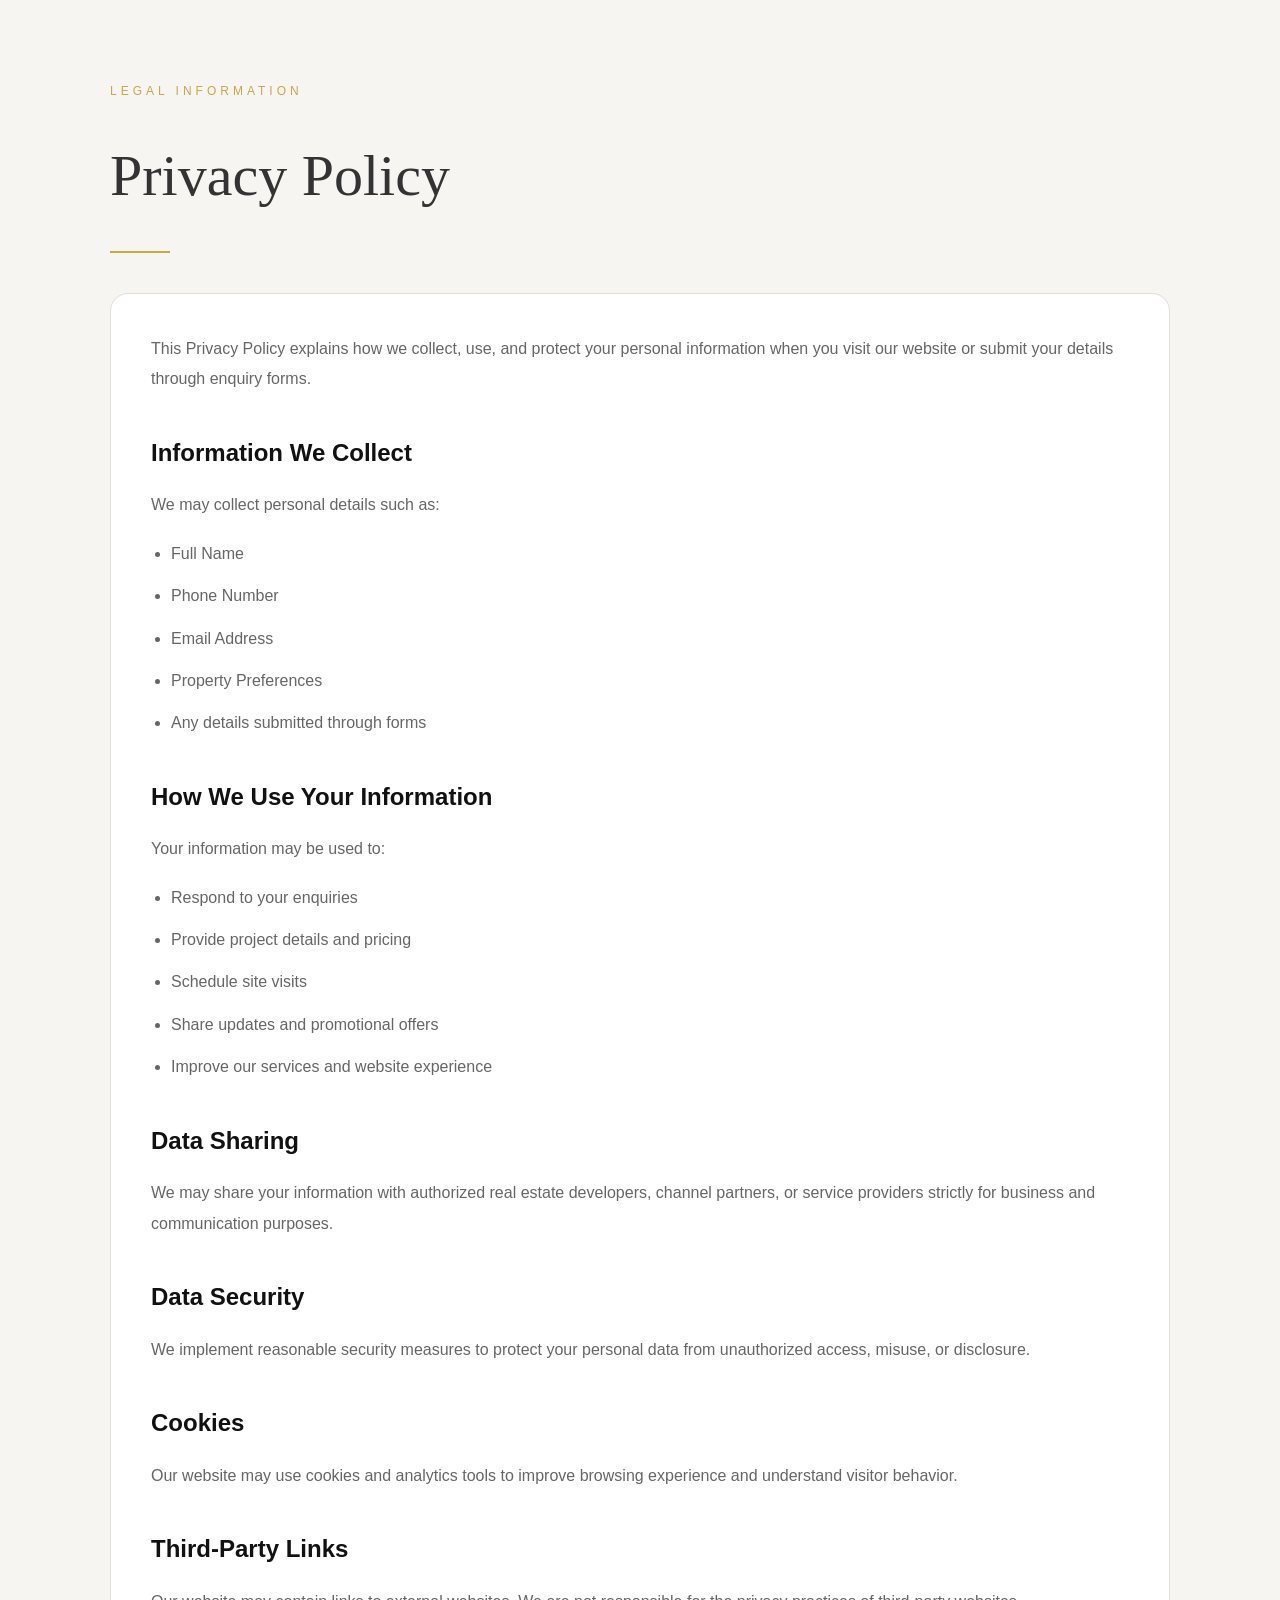
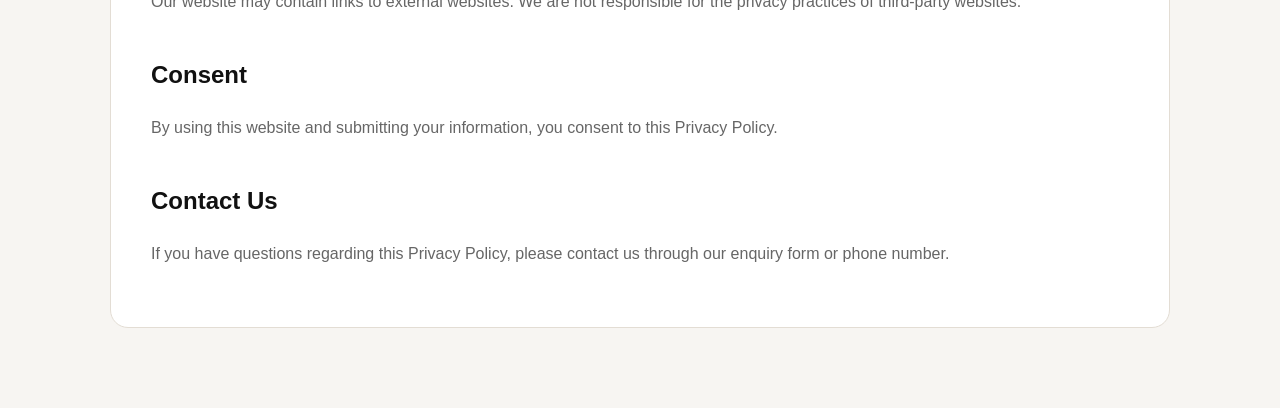
<file: privacy-policy.html>
<!DOCTYPE html>
<html lang="en">
<head>
  <meta charset="UTF-8">
  <meta name="viewport" content="width=device-width, initial-scale=1.0">
  <title>Privacy Policy</title>

  <style>

    *{
      margin:0;
      padding:0;
      box-sizing:border-box;
      font-family: Arial, sans-serif;
    }

    body{
      background:#f7f5f2;
      color:#333;
      line-height:1.9;
    }

    .policy-section{
      max-width:1100px;
      margin:auto;
      padding:80px 20px;
    }

    .small-title{
      color:#c9a646;
      text-transform:uppercase;
      letter-spacing:4px;
      font-size:12px;
      margin-bottom:18px;
    }

    .main-title{
      font-size:58px;
      font-family: Georgia, serif;
      font-weight:300;
      margin-bottom:20px;
    }

    .gold-line{
      width:60px;
      height:2px;
      background:#c9a646;
      margin-bottom:40px;
    }

    .policy-content{
      background:#fff;
      border:1px solid #e3ddd4;
      border-radius:18px;
      padding:40px;
    }

    .policy-content h3{
      margin-top:35px;
      margin-bottom:15px;
      color:#111;
      font-size:24px;
    }

    .policy-content p{
      margin-bottom:18px;
      color:#666;
      font-size:16px;
    }

    .policy-content ul{
      margin-left:20px;
      color:#666;
    }

    .policy-content li{
      margin-bottom:12px;
    }

    @media(max-width:768px){

      .main-title{
        font-size:42px;
      }

      .policy-content{
        padding:25px;
      }

    }

  </style>
</head>
<body>

  <section class="policy-section">

    <div class="small-title">
      Legal Information
    </div>

    <h1 class="main-title">
      Privacy Policy
    </h1>

    <div class="gold-line"></div>

    <div class="policy-content">

      <p>
        This Privacy Policy explains how we collect, use,
        and protect your personal information when you visit
        our website or submit your details through enquiry forms.
      </p>

      <h3>Information We Collect</h3>

      <p>
        We may collect personal details such as:
      </p>

      <ul>
        <li>Full Name</li>
        <li>Phone Number</li>
        <li>Email Address</li>
        <li>Property Preferences</li>
        <li>Any details submitted through forms</li>
      </ul>

      <h3>How We Use Your Information</h3>

      <p>
        Your information may be used to:
      </p>

      <ul>
        <li>Respond to your enquiries</li>
        <li>Provide project details and pricing</li>
        <li>Schedule site visits</li>
        <li>Share updates and promotional offers</li>
        <li>Improve our services and website experience</li>
      </ul>

      <h3>Data Sharing</h3>

      <p>
        We may share your information with authorized real estate
        developers, channel partners, or service providers strictly
        for business and communication purposes.
      </p>

      <h3>Data Security</h3>

      <p>
        We implement reasonable security measures to protect your
        personal data from unauthorized access, misuse, or disclosure.
      </p>

      <h3>Cookies</h3>

      <p>
        Our website may use cookies and analytics tools to improve
        browsing experience and understand visitor behavior.
      </p>

      <h3>Third-Party Links</h3>

      <p>
        Our website may contain links to external websites.
        We are not responsible for the privacy practices
        of third-party websites.
      </p>

      <h3>Consent</h3>

      <p>
        By using this website and submitting your information,
        you consent to this Privacy Policy.
      </p>

      <h3>Contact Us</h3>

      <p>
        If you have questions regarding this Privacy Policy,
        please contact us through our enquiry form or phone number.
      </p>

    </div>

  </section>

</body>
</html>
</file>
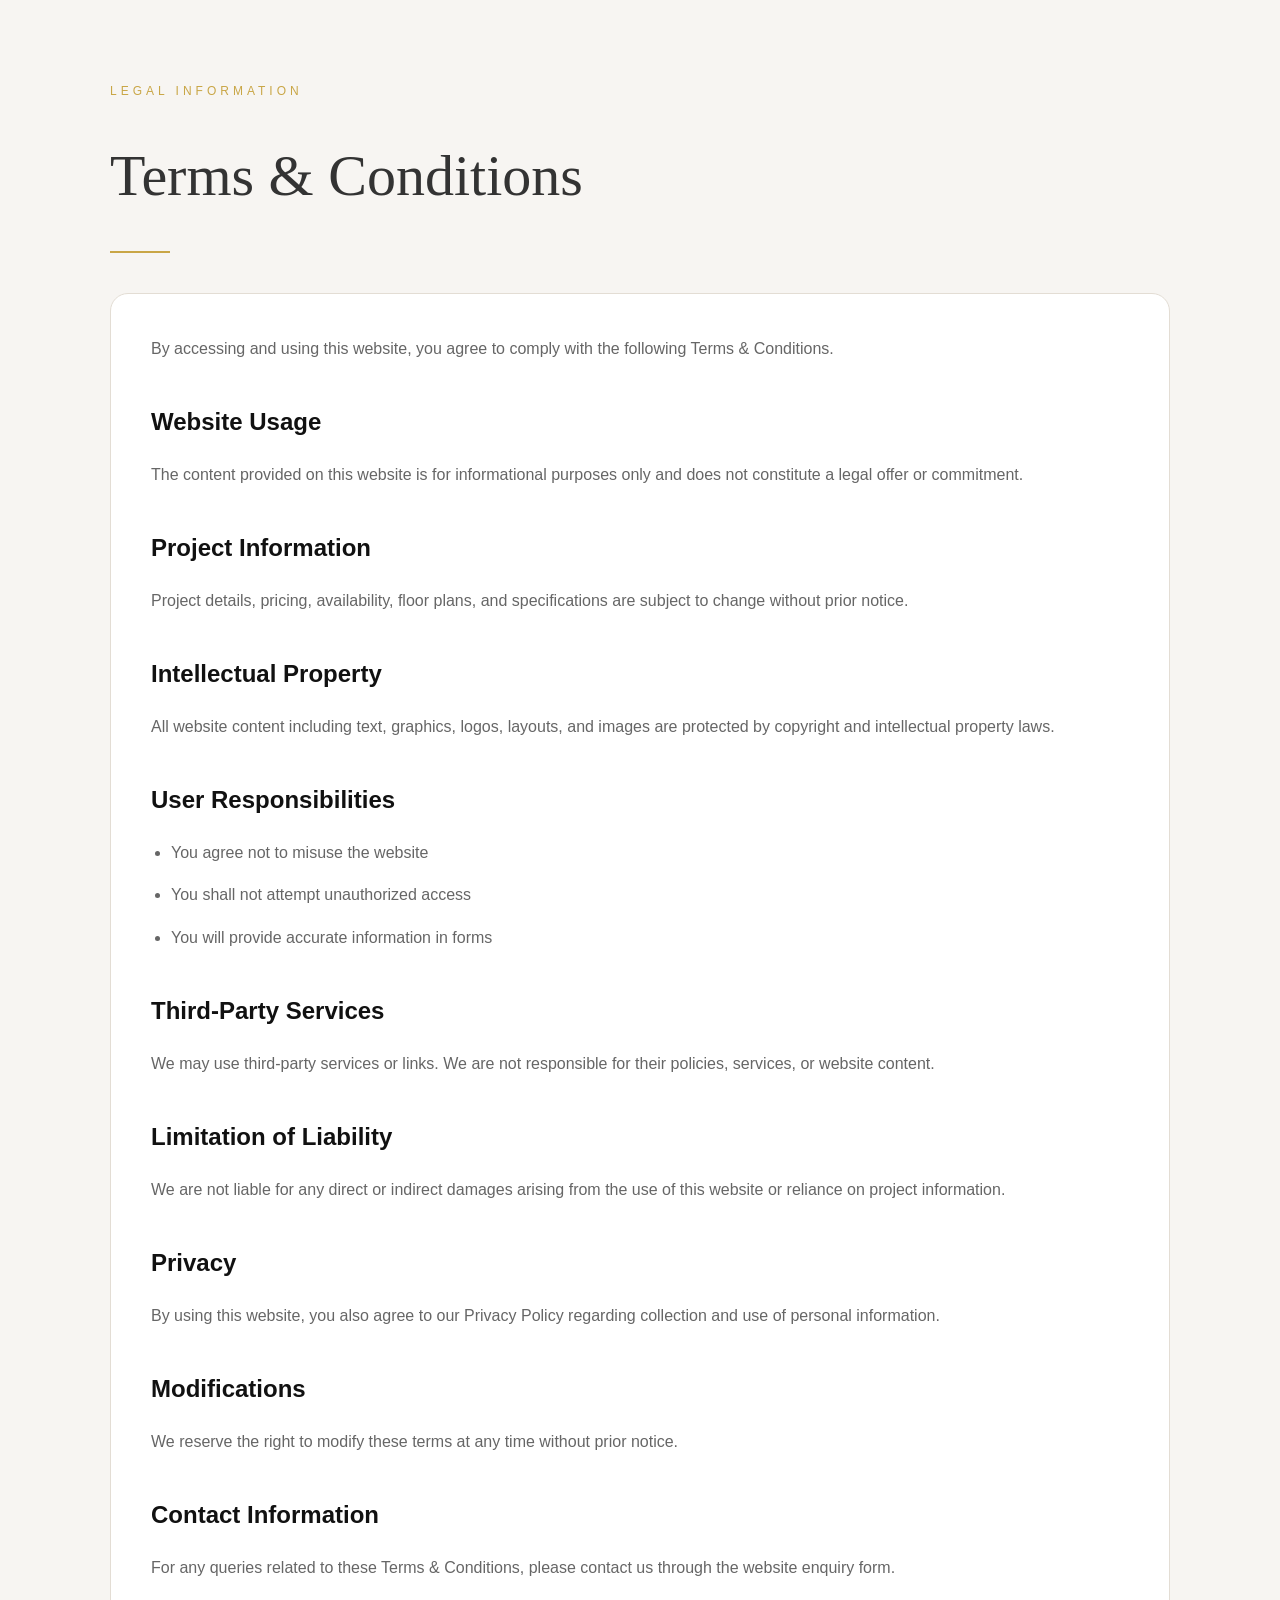
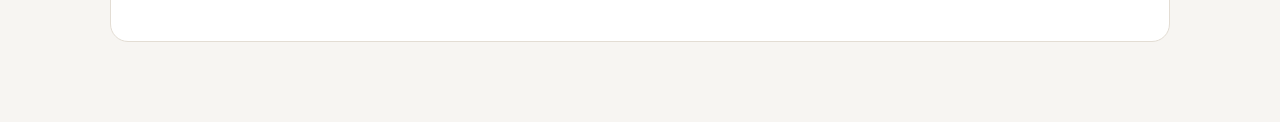
<file: terms_condition.html>
<!DOCTYPE html>
<html lang="en">
<head>
  <meta charset="UTF-8">
  <meta name="viewport" content="width=device-width, initial-scale=1.0">
  <title>Terms & Conditions</title>

  <style>

    *{
      margin:0;
      padding:0;
      box-sizing:border-box;
      font-family: Arial, sans-serif;
    }

    body{
      background:#f7f5f2;
      color:#333;
      line-height:1.9;
    }

    .terms-section{
      max-width:1100px;
      margin:auto;
      padding:80px 20px;
    }

    .small-title{
      color:#c9a646;
      text-transform:uppercase;
      letter-spacing:4px;
      font-size:12px;
      margin-bottom:18px;
    }

    .main-title{
      font-size:58px;
      font-family: Georgia, serif;
      font-weight:300;
      margin-bottom:20px;
    }

    .gold-line{
      width:60px;
      height:2px;
      background:#c9a646;
      margin-bottom:40px;
    }

    .terms-content{
      background:#fff;
      border:1px solid #e3ddd4;
      border-radius:18px;
      padding:40px;
    }

    .terms-content h3{
      margin-top:35px;
      margin-bottom:15px;
      color:#111;
      font-size:24px;
    }

    .terms-content p{
      margin-bottom:18px;
      color:#666;
      font-size:16px;
    }

    .terms-content ul{
      margin-left:20px;
      color:#666;
    }

    .terms-content li{
      margin-bottom:12px;
    }

    @media(max-width:768px){

      .main-title{
        font-size:42px;
      }

      .terms-content{
        padding:25px;
      }

    }

  </style>
</head>
<body>

  <section class="terms-section">

    <div class="small-title">
      Legal Information
    </div>

    <h1 class="main-title">
      Terms & Conditions
    </h1>

    <div class="gold-line"></div>

    <div class="terms-content">

      <p>
        By accessing and using this website, you agree
        to comply with the following Terms & Conditions.
      </p>

      <h3>Website Usage</h3>

      <p>
        The content provided on this website is for
        informational purposes only and does not constitute
        a legal offer or commitment.
      </p>

      <h3>Project Information</h3>

      <p>
        Project details, pricing, availability, floor plans,
        and specifications are subject to change without prior notice.
      </p>

      <h3>Intellectual Property</h3>

      <p>
        All website content including text, graphics,
        logos, layouts, and images are protected by
        copyright and intellectual property laws.
      </p>

      <h3>User Responsibilities</h3>

      <ul>
        <li>You agree not to misuse the website</li>
        <li>You shall not attempt unauthorized access</li>
        <li>You will provide accurate information in forms</li>
      </ul>

      <h3>Third-Party Services</h3>

      <p>
        We may use third-party services or links.
        We are not responsible for their policies,
        services, or website content.
      </p>

      <h3>Limitation of Liability</h3>

      <p>
        We are not liable for any direct or indirect damages
        arising from the use of this website or reliance on
        project information.
      </p>

      <h3>Privacy</h3>

      <p>
        By using this website, you also agree to our
        Privacy Policy regarding collection and use
        of personal information.
      </p>

      <h3>Modifications</h3>

      <p>
        We reserve the right to modify these terms
        at any time without prior notice.
      </p>

      <h3>Contact Information</h3>

      <p>
        For any queries related to these Terms & Conditions,
        please contact us through the website enquiry form.
      </p>

    </div>

  </section>

</body>
</html>
</file>
